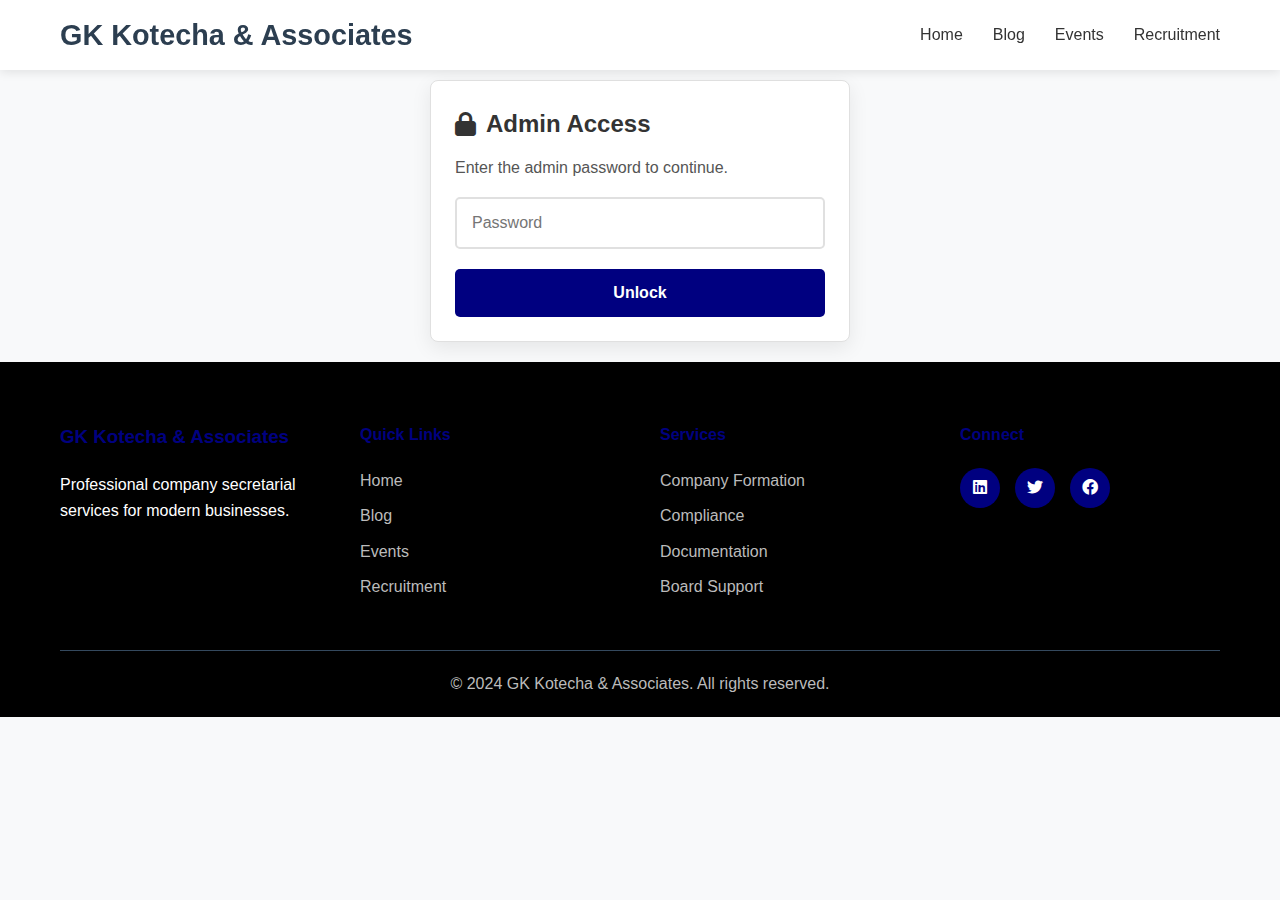
<file: admin.html>
<!DOCTYPE html>
<html lang="en">
<head>
    <meta charset="UTF-8">
    <meta name="viewport" content="width=device-width, initial-scale=1.0">
    <title>Admin Panel - GK Kotecha & Associates</title>
    <link rel="stylesheet" href="styles.css">
    <link href="https://cdnjs.cloudflare.com/ajax/libs/font-awesome/6.0.0/css/all.min.css" rel="stylesheet">
</head>
<body>
    <!-- Navigation -->
    <nav class="navbar">
        <div class="nav-container">
            <div class="nav-logo">
                <h2>GK Kotecha & Associates</h2>
            </div>
            <div class="nav-menu" id="nav-menu">
                <a href="index.html" class="nav-link">Home</a>
                <a href="blog.html" class="nav-link">Blog</a>
                <a href="events.html" class="nav-link">Events</a>
                <a href="recruitment.html" class="nav-link">Recruitment</a>
            </div>
            <div class="hamburger" id="hamburger">
                <span class="bar"></span>
                <span class="bar"></span>
                <span class="bar"></span>
            </div>
        </div>
    </nav>

    <!-- Admin Auth Overlay -->
    <div id="admin-auth" style="max-width:420px;margin:80px auto 20px auto;padding:24px;border:1px solid #e0e0e0;border-radius:8px;box-shadow:0 6px 20px rgba(0,0,0,0.08);background:#fff;">
        <h2 style="margin:0 0 12px 0;display:flex;align-items:center;gap:10px;"><i class="fas fa-lock"></i> Admin Access</h2>
        <p style="margin:0 0 16px 0;color:#555;">Enter the admin password to continue.</p>
        <form id="admin-auth-form" class="admin-form">
            <input type="password" id="admin-password" placeholder="Password" autocomplete="current-password" required>
            <button type="submit" class="btn btn-primary" style="width:100%">Unlock</button>
        </form>
        <div id="admin-auth-error" style="display:none;color:#e74c3c;margin-top:10px;">Incorrect password. Please try again.</div>
    </div>

    <!-- Admin Panel -->
    <div class="admin-container" id="admin-container" style="display:none;">
        <div class="admin-header">
            <h1><i class="fas fa-cogs"></i> Admin Panel</h1>
            <p>Manage your website content, events, and recruitment</p>
        </div>

        <!-- Admin Navigation -->
        <div class="admin-nav">
            <button class="admin-nav-btn active" data-section="blog">
                <i class="fas fa-blog"></i> Blog Posts
            </button>
            <button class="admin-nav-btn" data-section="events">
                <i class="fas fa-calendar-alt"></i> Events
            </button>
            <button class="admin-nav-btn" data-section="jobs">
                <i class="fas fa-briefcase"></i> Job Listings
            </button>
            <button class="admin-nav-btn" data-section="applications">
                <i class="fas fa-file-alt"></i> Applications
            </button>
            <button class="admin-nav-btn" data-section="contacts">
                <i class="fas fa-envelope"></i> Contact Messages
            </button>
            <button class="admin-nav-btn" data-section="newsletter">
                <i class="fas fa-newspaper"></i> Newsletter
            </button>
        </div>

        <!-- Admin Content -->
        <div id="admin-content">
            <!-- Content will be loaded here dynamically -->
        </div>

        <!-- Dashboard Stats -->
        <div class="admin-stats">
            <div class="stat-card">
                <div class="stat-icon">
                    <i class="fas fa-blog"></i>
                </div>
                <div class="stat-content">
                    <h3 id="total-blog-posts">0</h3>
                    <p>Blog Posts</p>
                </div>
            </div>
            <div class="stat-card">
                <div class="stat-icon">
                    <i class="fas fa-calendar-alt"></i>
                </div>
                <div class="stat-content">
                    <h3 id="total-events">0</h3>
                    <p>Events</p>
                </div>
            </div>
            <div class="stat-card">
                <div class="stat-icon">
                    <i class="fas fa-briefcase"></i>
                </div>
                <div class="stat-content">
                    <h3 id="total-jobs">0</h3>
                    <p>Job Listings</p>
                </div>
            </div>
            <div class="stat-card">
                <div class="stat-icon">
                    <i class="fas fa-file-alt"></i>
                </div>
                <div class="stat-content">
                    <h3 id="total-applications">0</h3>
                    <p>Applications</p>
                </div>
            </div>
            <div class="stat-card">
                <div class="stat-icon">
                    <i class="fas fa-envelope"></i>
                </div>
                <div class="stat-content">
                    <h3 id="total-contacts">0</h3>
                    <p>Contact Messages</p>
                </div>
            </div>
            <div class="stat-card">
                <div class="stat-icon">
                    <i class="fas fa-users"></i>
                </div>
                <div class="stat-content">
                    <h3 id="total-newsletter">0</h3>
                    <p>Newsletter Subscribers</p>
                </div>
            </div>
        </div>
    </div>

    <!-- Footer -->
    <footer class="footer">
        <div class="container">
            <div class="footer-content">
                <div class="footer-section">
                    <h3>GK Kotecha & Associates</h3>
                    <p>Professional company secretarial services for modern businesses.</p>
                </div>
                <div class="footer-section">
                    <h4>Quick Links</h4>
                    <ul>
                        <li><a href="index.html">Home</a></li>
                        <li><a href="blog.html">Blog</a></li>
                        <li><a href="events.html">Events</a></li>
                        <li><a href="recruitment.html">Recruitment</a></li>
                    </ul>
                </div>
                <div class="footer-section">
                    <h4>Services</h4>
                    <ul>
                        <li><a href="index.html#services">Company Formation</a></li>
                        <li><a href="index.html#services">Compliance</a></li>
                        <li><a href="index.html#services">Documentation</a></li>
                        <li><a href="index.html#services">Board Support</a></li>
                    </ul>
                </div>
                <div class="footer-section">
                    <h4>Connect</h4>
                    <div class="social-links">
                        <a href="#"><i class="fab fa-linkedin"></i></a>
                        <a href="#"><i class="fab fa-twitter"></i></a>
                        <a href="#"><i class="fab fa-facebook"></i></a>
                    </div>
                </div>
            </div>
            <div class="footer-bottom">
                <p>&copy; 2024 GK Kotecha & Associates. All rights reserved.</p>
            </div>
        </div>
    </footer>

    <script src="script.js"></script>
</body>
</html>
</file>
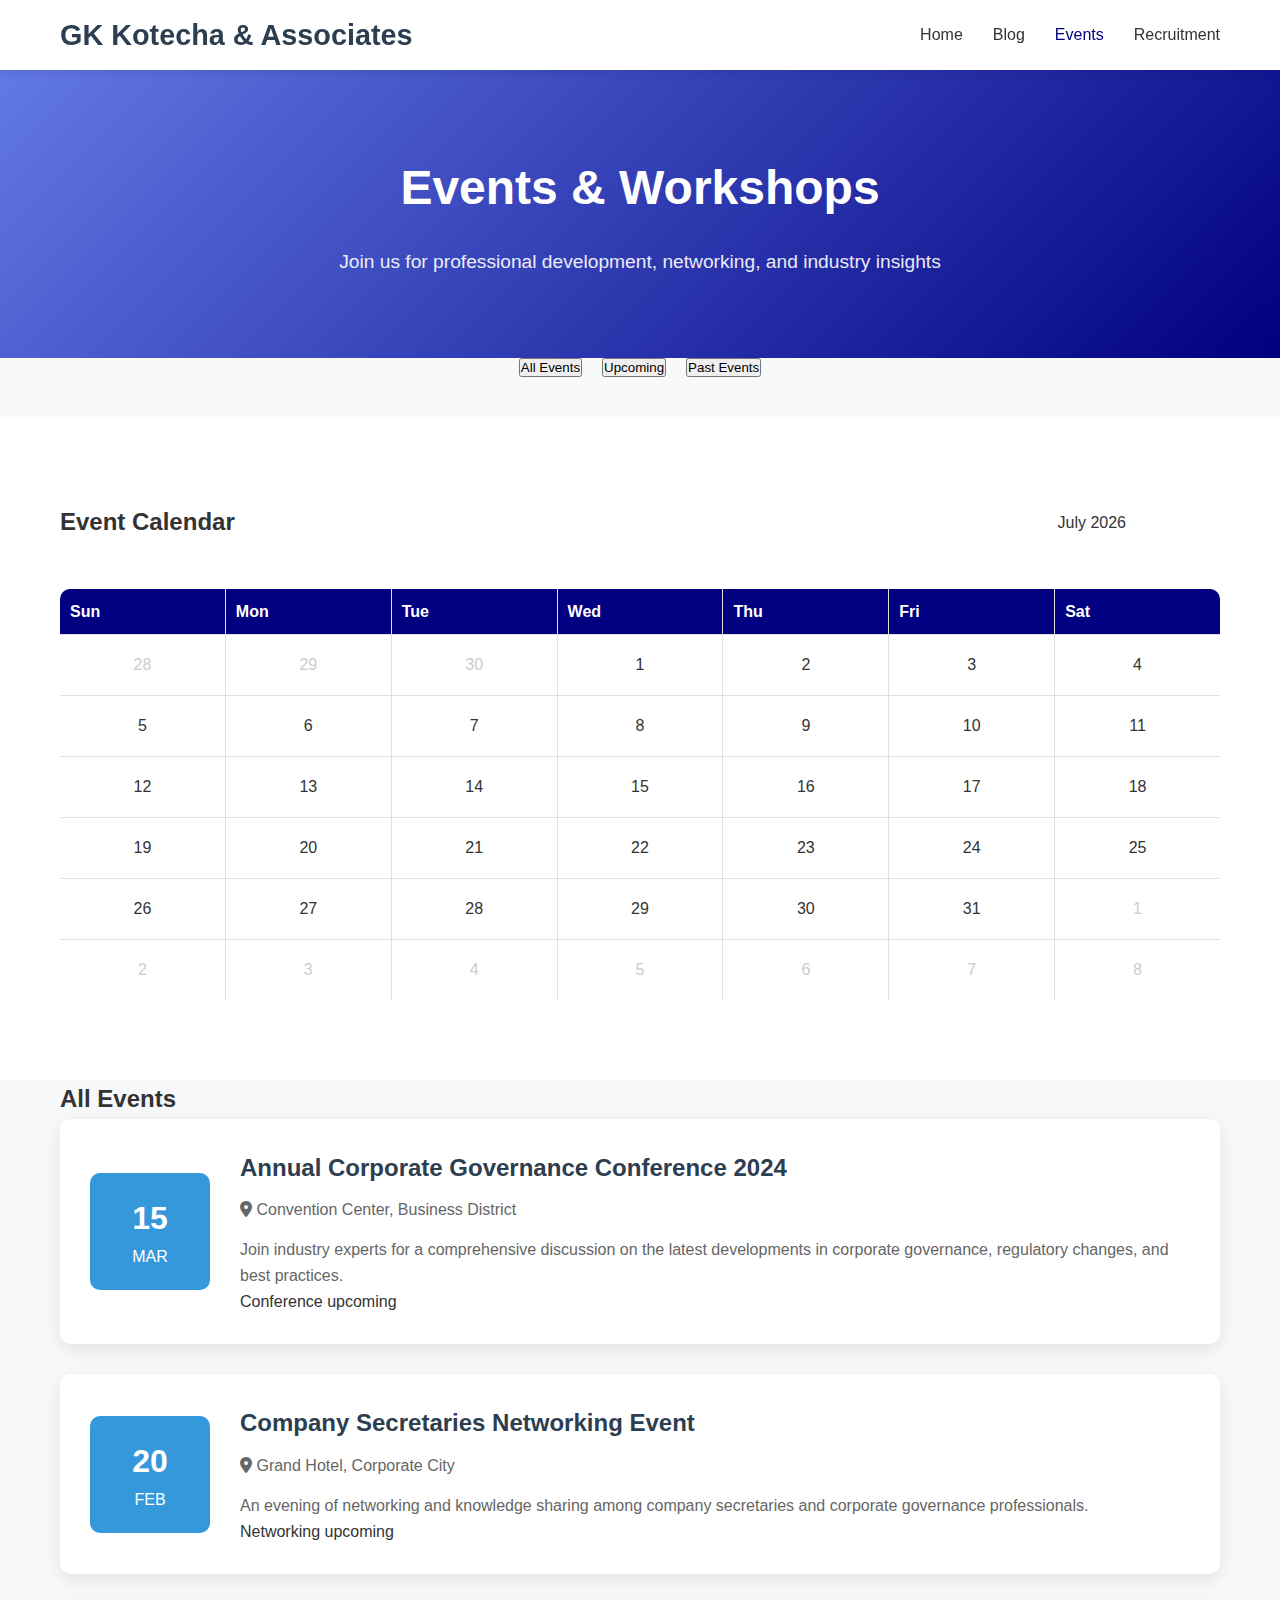
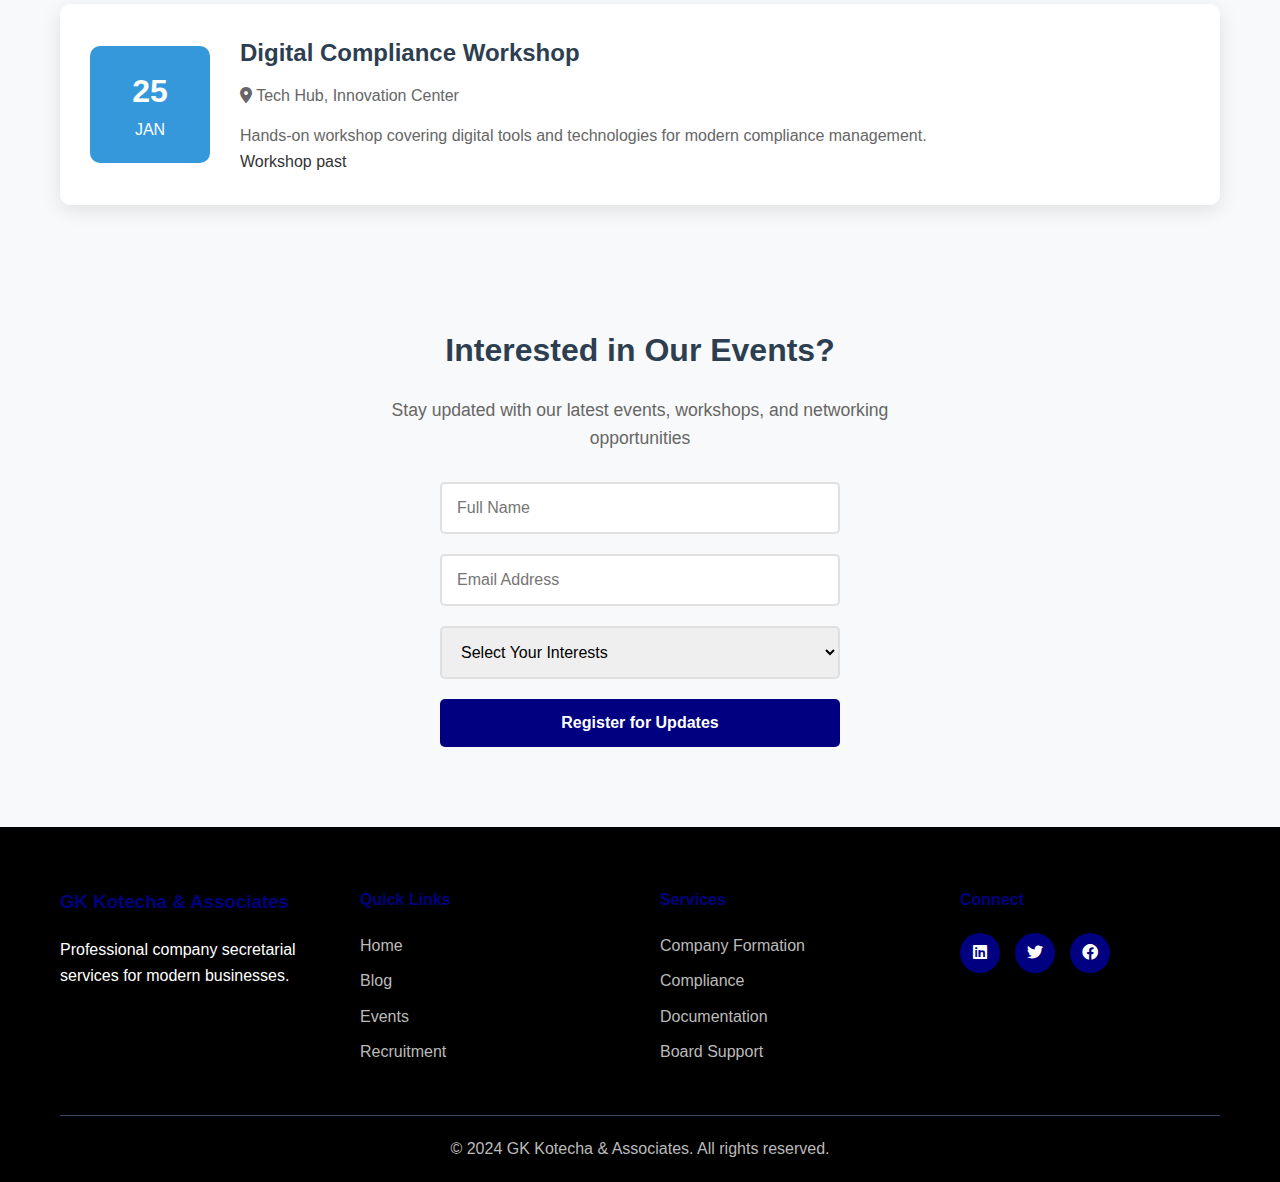
<file: events.html>
<!DOCTYPE html>
<html lang="en">
<head>
    <meta charset="UTF-8">
    <meta name="viewport" content="width=device-width, initial-scale=1.0">
    <title>Events - GK Kotecha & Associates</title>
    <link rel="stylesheet" href="styles.css">
    <link href="https://cdnjs.cloudflare.com/ajax/libs/font-awesome/6.0.0/css/all.min.css" rel="stylesheet">
</head>
<body>
    <!-- Navigation -->
    <nav class="navbar">
        <div class="nav-container">
            <div class="nav-logo">
                <h2>GK Kotecha & Associates</h2>
            </div>
            <div class="nav-menu" id="nav-menu">
                <a href="index.html" class="nav-link">Home</a>
                <a href="blog.html" class="nav-link">Blog</a>
                <a href="events.html" class="nav-link active">Events</a>
                <a href="recruitment.html" class="nav-link">Recruitment</a>
            </div>
            <div class="hamburger" id="hamburger">
                <span class="bar"></span>
                <span class="bar"></span>
                <span class="bar"></span>
            </div>
        </div>
    </nav>

    <!-- Page Header -->
    <section class="page-header">
        <div class="container">
            <h1>Events & Workshops</h1>
            <p>Join us for professional development, networking, and industry insights</p>
        </div>
    </section>

    <!-- Event Filters -->
    <section class="event-filters-section">
        <div class="container">
            <div class="blog-filters">
                <button class="event-filter-btn active" data-filter="all">All Events</button>
                <button class="event-filter-btn" data-filter="upcoming">Upcoming</button>
                <button class="event-filter-btn" data-filter="past">Past Events</button>
            </div>
        </div>
    </section>

    <!-- Events Calendar View -->
    <section class="events-calendar-section">
        <div class="container">
            <div class="calendar-header">
                <h2>Event Calendar</h2>
                <div class="calendar-navigation">
                    <button id="prev-month" class="btn btn-secondary">
                        <i class="fas fa-chevron-left"></i>
                    </button>
                    <span id="current-month"></span>
                    <button id="next-month" class="btn btn-secondary">
                        <i class="fas fa-chevron-right"></i>
                    </button>
                </div>
            </div>
            <div class="calendar-grid" id="calendar-grid">
                <!-- Calendar will be generated here -->
            </div>
        </div>
    </section>

    <!-- Events List -->
    <section class="events-list-section">
        <div class="container">
            <h2>All Events</h2>
            <div class="events-container" id="events-container">
                <!-- Events will be loaded here dynamically -->
            </div>
        </div>
    </section>

    <!-- Event Registration -->
    <section class="event-registration">
        <div class="container">
            <div class="registration-content">
                <h3>Interested in Our Events?</h3>
                <p>Stay updated with our latest events, workshops, and networking opportunities</p>
                <form class="event-registration-form" id="event-registration-form">
                    <input type="text" name="name" placeholder="Full Name" required>
                    <input type="email" name="email" placeholder="Email Address" required>
                    <select name="interests" required>
                        <option value="">Select Your Interests</option>
                        <option value="conferences">Conferences</option>
                        <option value="workshops">Workshops</option>
                        <option value="networking">Networking Events</option>
                        <option value="seminars">Seminars</option>
                        <option value="all">All Events</option>
                    </select>
                    <button type="submit" class="btn btn-primary">Register for Updates</button>
                </form>
            </div>
        </div>
    </section>

    <!-- Footer -->
    <footer class="footer">
        <div class="container">
            <div class="footer-content">
                <div class="footer-section">
                    <h3>GK Kotecha & Associates</h3>
                    <p>Professional company secretarial services for modern businesses.</p>
                </div>
                <div class="footer-section">
                    <h4>Quick Links</h4>
                    <ul>
                        <li><a href="index.html">Home</a></li>
                        <li><a href="blog.html">Blog</a></li>
                        <li><a href="events.html">Events</a></li>
                        <li><a href="recruitment.html">Recruitment</a></li>
                    </ul>
                </div>
                <div class="footer-section">
                    <h4>Services</h4>
                    <ul>
                        <li><a href="index.html#services">Company Formation</a></li>
                        <li><a href="index.html#services">Compliance</a></li>
                        <li><a href="index.html#services">Documentation</a></li>
                        <li><a href="index.html#services">Board Support</a></li>
                    </ul>
                </div>
                <div class="footer-section">
                    <h4>Connect</h4>
                    <div class="social-links">
                        <a href="#"><i class="fab fa-linkedin"></i></a>
                        <a href="#"><i class="fab fa-twitter"></i></a>
                        <a href="#"><i class="fab fa-facebook"></i></a>
                    </div>
                </div>
            </div>
            <div class="footer-bottom">
                <p>&copy; 2024 GK Kotecha & Associates. All rights reserved.</p>
            </div>
        </div>
    </footer>

    <script src="script.js"></script>
</body>
</html>
</file>
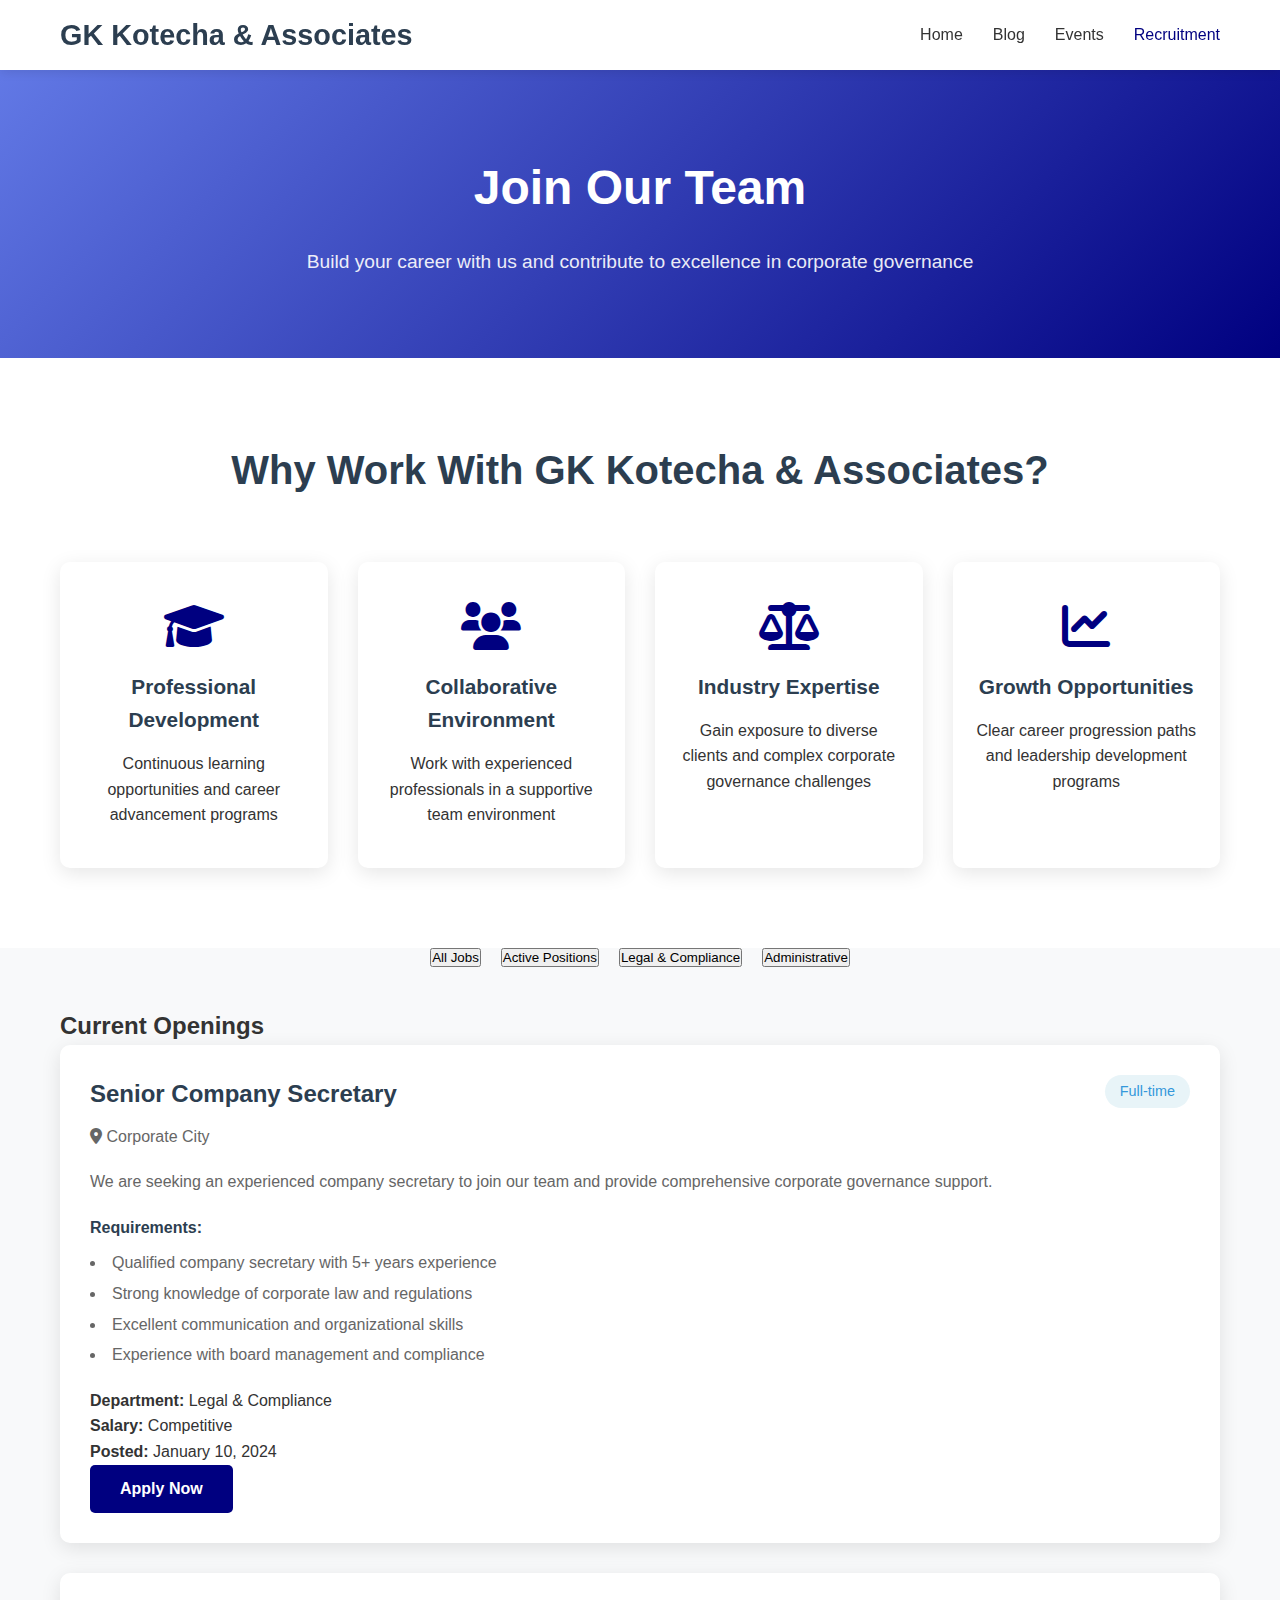
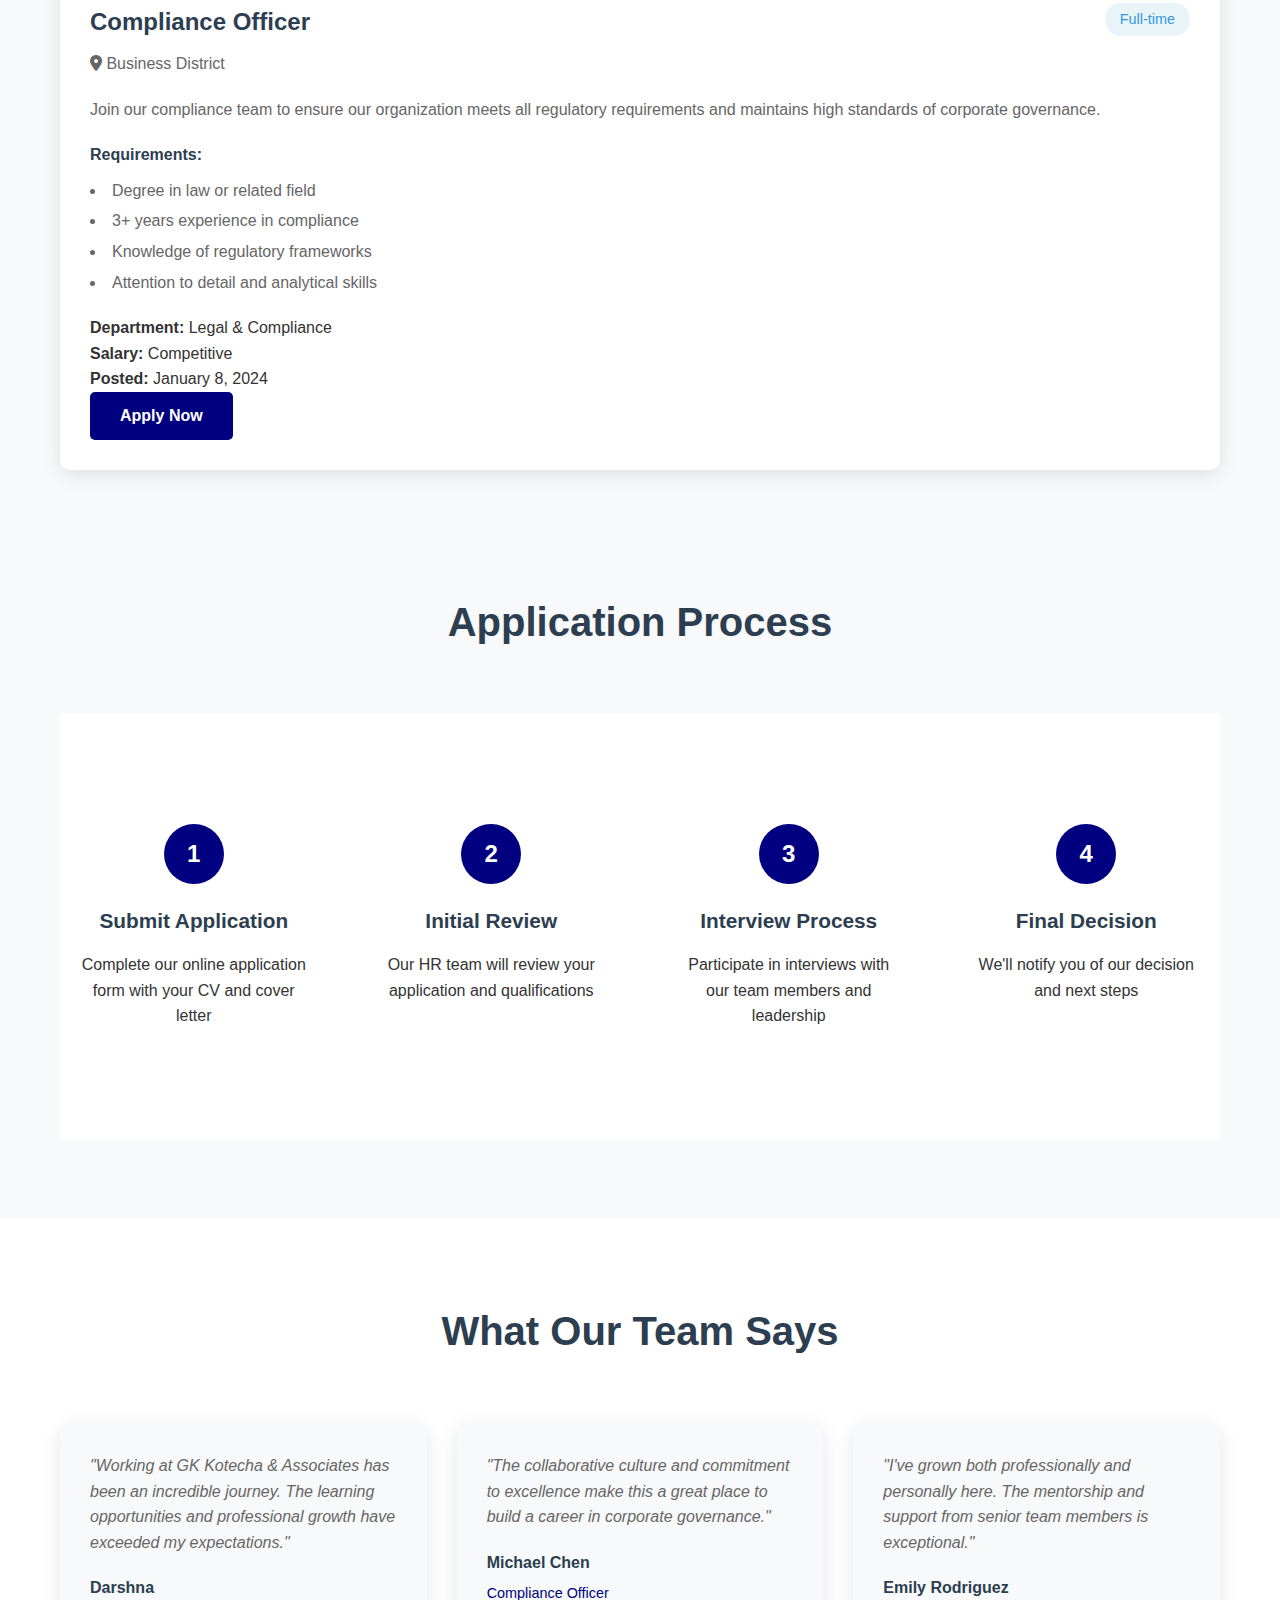
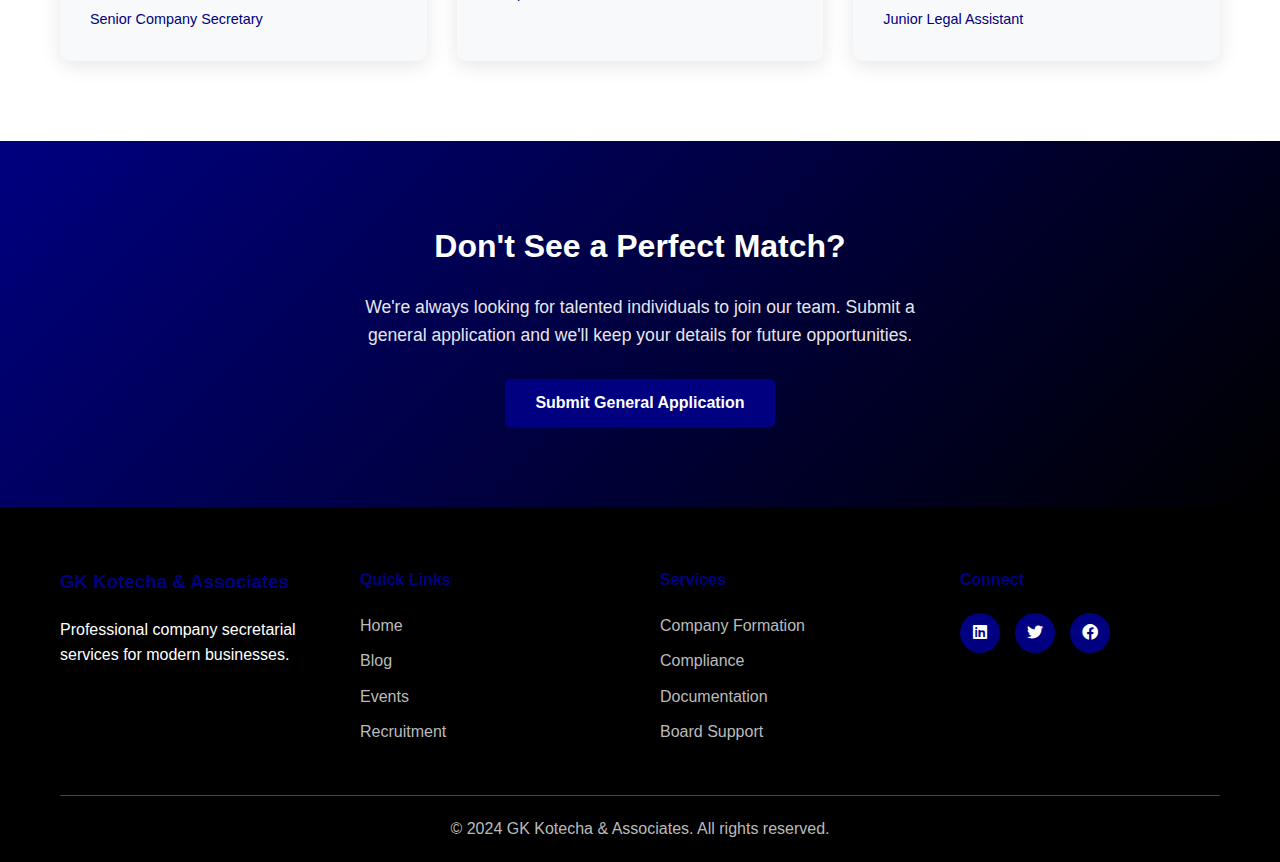
<file: recruitment.html>
<!DOCTYPE html>
<html lang="en">
<head>
    <meta charset="UTF-8">
    <meta name="viewport" content="width=device-width, initial-scale=1.0">
    <title>Recruitment - GK Kotecha & Associates</title>
    <link rel="stylesheet" href="styles.css">
    <link href="https://cdnjs.cloudflare.com/ajax/libs/font-awesome/6.0.0/css/all.min.css" rel="stylesheet">
</head>
<body>
    <!-- Navigation -->
    <nav class="navbar">
        <div class="nav-container">
            <div class="nav-logo">
                <h2>GK Kotecha & Associates</h2>
            </div>
            <div class="nav-menu" id="nav-menu">
                <a href="index.html" class="nav-link">Home</a>
                <a href="blog.html" class="nav-link">Blog</a>
                <a href="events.html" class="nav-link">Events</a>
                <a href="recruitment.html" class="nav-link active">Recruitment</a>
            </div>
            <div class="hamburger" id="hamburger">
                <span class="bar"></span>
                <span class="bar"></span>
                <span class="bar"></span>
            </div>
        </div>
    </nav>

    <!-- Page Header -->
    <section class="page-header">
        <div class="container">
            <h1>Join Our Team</h1>
            <p>Build your career with us and contribute to excellence in corporate governance</p>
        </div>
    </section>

    <!-- Why Work With Us -->
    <section class="why-work-with-us">
        <div class="container">
            <h2>Why Work With GK Kotecha & Associates?</h2>
            <div class="benefits-grid">
                <div class="benefit-card">
                    <i class="fas fa-graduation-cap"></i>
                    <h3>Professional Development</h3>
                    <p>Continuous learning opportunities and career advancement programs</p>
                </div>
                <div class="benefit-card">
                    <i class="fas fa-users"></i>
                    <h3>Collaborative Environment</h3>
                    <p>Work with experienced professionals in a supportive team environment</p>
                </div>
                <div class="benefit-card">
                    <i class="fas fa-balance-scale"></i>
                    <h3>Industry Expertise</h3>
                    <p>Gain exposure to diverse clients and complex corporate governance challenges</p>
                </div>
                <div class="benefit-card">
                    <i class="fas fa-chart-line"></i>
                    <h3>Growth Opportunities</h3>
                    <p>Clear career progression paths and leadership development programs</p>
                </div>
            </div>
        </div>
    </section>

    <!-- Job Filters -->
    <section class="job-filters-section">
        <div class="container">
            <div class="blog-filters">
                <button class="job-filter-btn active" data-filter="all">All Jobs</button>
                <button class="job-filter-btn" data-filter="active">Active Positions</button>
                <button class="job-filter-btn" data-filter="legal">Legal & Compliance</button>
                <button class="job-filter-btn" data-filter="admin">Administrative</button>
            </div>
        </div>
    </section>

    <!-- Job Listings -->
    <section class="job-listings-section">
        <div class="container">
            <h2>Current Openings</h2>
            <div class="jobs-container" id="jobs-container">
                <!-- Jobs will be loaded here dynamically -->
            </div>
        </div>
    </section>

    <!-- Application Process -->
    <section class="application-process">
        <div class="container">
            <h2>Application Process</h2>
            <div class="process-steps">
                <div class="step">
                    <div class="step-number">1</div>
                    <h3>Submit Application</h3>
                    <p>Complete our online application form with your CV and cover letter</p>
                </div>
                <div class="step">
                    <div class="step-number">2</div>
                    <h3>Initial Review</h3>
                    <p>Our HR team will review your application and qualifications</p>
                </div>
                <div class="step">
                    <div class="step-number">3</div>
                    <h3>Interview Process</h3>
                    <p>Participate in interviews with our team members and leadership</p>
                </div>
                <div class="step">
                    <div class="step-number">4</div>
                    <h3>Final Decision</h3>
                    <p>We'll notify you of our decision and next steps</p>
                </div>
            </div>
        </div>
    </section>

    <!-- Employee Testimonials -->
    <section class="testimonials">
        <div class="container">
            <h2>What Our Team Says</h2>
            <div class="testimonials-grid">
                <div class="testimonial-card">
                    <div class="testimonial-content">
                        <p>"Working at GK Kotecha & Associates has been an incredible journey. The learning opportunities and professional growth have exceeded my expectations."</p>
                    </div>
                    <div class="testimonial-author">
                        <strong>Darshna</strong>
                        <span>Senior Company Secretary</span>
                    </div>
                </div>
                <div class="testimonial-card">
                    <div class="testimonial-content">
                        <p>"The collaborative culture and commitment to excellence make this a great place to build a career in corporate governance."</p>
                    </div>
                    <div class="testimonial-author">
                        <strong>Michael Chen</strong>
                        <span>Compliance Officer</span>
                    </div>
                </div>
                <div class="testimonial-card">
                    <div class="testimonial-content">
                        <p>"I've grown both professionally and personally here. The mentorship and support from senior team members is exceptional."</p>
                    </div>
                    <div class="testimonial-author">
                        <strong>Emily Rodriguez</strong>
                        <span>Junior Legal Assistant</span>
                    </div>
                </div>
            </div>
        </div>
    </section>

    <!-- General Application -->
    <section class="general-application">
        <div class="container">
            <div class="general-application-content">
                <h3>Don't See a Perfect Match?</h3>
                <p>We're always looking for talented individuals to join our team. Submit a general application and we'll keep your details for future opportunities.</p>
                <button class="btn btn-primary" onclick="openGeneralApplication()">Submit General Application</button>
            </div>
        </div>
    </section>

    <!-- Footer -->
    <footer class="footer">
        <div class="container">
            <div class="footer-content">
                <div class="footer-section">
                    <h3>GK Kotecha & Associates</h3>
                    <p>Professional company secretarial services for modern businesses.</p>
                </div>
                <div class="footer-section">
                    <h4>Quick Links</h4>
                    <ul>
                        <li><a href="index.html">Home</a></li>
                        <li><a href="blog.html">Blog</a></li>
                        <li><a href="events.html">Events</a></li>
                        <li><a href="recruitment.html">Recruitment</a></li>
                    </ul>
                </div>
                <div class="footer-section">
                    <h4>Services</h4>
                    <ul>
                        <li><a href="index.html#services">Company Formation</a></li>
                        <li><a href="index.html#services">Compliance</a></li>
                        <li><a href="index.html#services">Documentation</a></li>
                        <li><a href="index.html#services">Board Support</a></li>
                    </ul>
                </div>
                <div class="footer-section">
                    <h4>Connect</h4>
                    <div class="social-links">
                        <a href="#"><i class="fab fa-linkedin"></i></a>
                        <a href="#"><i class="fab fa-twitter"></i></a>
                        <a href="#"><i class="fab fa-facebook"></i></a>
                    </div>
                </div>
            </div>
            <div class="footer-bottom">
                <p>&copy; 2024 GK Kotecha & Associates. All rights reserved.</p>
            </div>
        </div>
    </footer>

    <script src="script.js"></script>
</body>
</html>
</file>
<file: styles.css>
/* Reset and Base Styles */
* {
    margin: 0;
    padding: 0;
    box-sizing: border-box;
}

body {
    font-family: 'Segoe UI', Tahoma, Geneva, Verdana, sans-serif;
    line-height: 1.6;
    color: #333;
    background-color: #f8f9fa;
}

.container {
    max-width: 1200px;
    margin: 0 auto;
    padding: 0 20px;
}

/* Navigation */
.navbar {
    background: #fff;
    box-shadow: 0 2px 10px rgba(0,0,0,0.1);
    position: fixed;
    width: 100%;
    top: 0;
    z-index: 1000;
}

.nav-container {
    max-width: 1200px;
    margin: 0 auto;
    padding: 0 20px;
    display: flex;
    justify-content: space-between;
    align-items: center;
    height: 70px;
}

.nav-logo h2 {
    color: #2c3e50;
    font-size: 1.8rem;
}

.nav-menu {
    display: flex;
    gap: 30px;
}

.nav-link {
    text-decoration: none;
    color: #333;
    font-weight: 500;
    transition: color 0.3s ease;
    padding: 10px 0;
}

.nav-link:hover,
.nav-link.active {
    color: #000080;
}

.admin-link {
    background: #e74c3c;
    color: white !important;
    padding: 8px 16px;
    border-radius: 5px;
    transition: background 0.3s ease;
}

.admin-link:hover {
    background: #c0392b;
}

.hamburger {
    display: none;
    flex-direction: column;
    cursor: pointer;
}

.bar {
    width: 25px;
    height: 3px;
    background: #333;
    margin: 3px 0;
    transition: 0.3s;
}

/* Hero Section */
.hero {
    background: linear-gradient(135deg, #000080 0%, #000000 100%);
    color: white;
    padding: 150px 0 100px;
    text-align: center;
}

.hero-content h1 {
    font-size: 3.5rem;
    margin-bottom: 20px;
    font-weight: 700;
}

.hero-content p {
    font-size: 1.3rem;
    margin-bottom: 40px;
    opacity: 0.9;
}

.hero-buttons {
    display: flex;
    gap: 20px;
    justify-content: center;
    flex-wrap: wrap;
}

/* Buttons */
.btn {
    display: inline-block;
    padding: 15px 30px;
    text-decoration: none;
    border-radius: 5px;
    font-weight: 600;
    transition: all 0.3s ease;
    border: none;
    cursor: pointer;
    font-size: 1rem;
}

.btn-primary {
    background: #000080;
    color: white;
}

.btn-primary:hover {
    background: #000000;
    transform: translateY(-2px);
}

.btn-secondary {
    background: transparent;
    color: white;
    border: 2px solid white;
}

.btn-secondary:hover {
    background: white;
    color: #000080;
}

/* Services Section */
.services {
    padding: 100px 0;
    background: white;
}

.services h2 {
    text-align: center;
    font-size: 2.5rem;
    margin-bottom: 60px;
    color: #2c3e50;
}

.services-grid {
    display: grid;
    grid-template-columns: repeat(auto-fit, minmax(280px, 1fr));
    gap: 30px;
}

.service-card {
    text-align: center;
    padding: 40px 20px;
    border-radius: 10px;
    box-shadow: 0 5px 20px rgba(0,0,0,0.1);
    transition: transform 0.3s ease;
    text-decoration: none;
    color: inherit;
    display: block;
}

.service-card:hover {
    transform: translateY(-10px);
}

.service-card i {
    font-size: 3rem;
    color: #000080;
    margin-bottom: 20px;
}

.service-card h3 {
    font-size: 1.5rem;
    margin-bottom: 15px;
    color: #000000;
}

/* Meet Our Team Section */
.meet-team {
    padding: 100px 0;
    background: white;
}

.meet-team h2 {
    text-align: center;
    font-size: 2.5rem;
    margin-bottom: 60px;
    color: #000000;
}

.team-grid{
    display: flex;
    flex-wrap: wrap;
    justify-content: center;
    gap: 40px;
}

.team-member {
    flex-basis: 300px;
    text-align: center;
    padding: 30px;
    border-radius: 10px;
    box-shadow: 0 5px 20px rgba(0,0,0,0.1);
    transition: transform 0.3s ease;
    background: white;
}

.team-member:hover {
    transform: translateY(-10px);
}

.team-image {
    margin-bottom: 20px;
}

.team-image img {
    width: 150px;
    height: 150px;
    border-radius: 50%;
    object-fit: cover;
    border: 4px solid #000080;
}

.team-info h3 {
    font-size: 1.5rem;
    margin-bottom: 10px;
    color: #000000;
}

.team-role {
    color: #000080;
    font-weight: 600;
    margin-bottom: 15px;
}

.team-description {
    color: #666;
    line-height: 1.6;
    margin-bottom: 20px;
}

.team-social {
    display: flex;
    justify-content: center;
    gap: 15px;
}

.team-social a {
    display: inline-block;
    width: 35px;
    height: 35px;
    background: #000080;
    color: white;
    text-align: center;
    line-height: 35px;
    border-radius: 50%;
    transition: background 0.3s ease;
}

.team-social a:hover {
    background: #000000;
}

/* About Section */
.about {
    padding: 100px 0;
    background: #f8f9fa;
}

.about-content {
    display: grid;
    grid-template-columns: 1fr 1fr;
    gap: 60px;
    align-items: center;
}

.about-text h2 {
    font-size: 2.5rem;
    margin-bottom: 30px;
    color: #2c3e50;
}

.about-text p {
    font-size: 1.1rem;
    margin-bottom: 40px;
    line-height: 1.8;
}

.stats {
    display: flex;
    gap: 40px;
}

.stat {
    text-align: center;
}

.stat h3 {
    font-size: 2.5rem;
    color: #000080;
    margin-bottom: 10px;
}

.stat p {
    color: #666;
    font-weight: 500;
}

.about-image img {
    width: 100%;
    border-radius: 10px;
    box-shadow: 0 10px 30px rgba(0,0,0,0.1);
}

/* Latest Blog Section */
.latest-blog {
    padding: 100px 0;
    background: white;
}

.latest-blog h2 {
    text-align: center;
    font-size: 2.5rem;
    margin-bottom: 60px;
    color: #2c3e50;
}

.blog-preview {
    display: grid;
    grid-template-columns: repeat(auto-fit, minmax(350px, 1fr));
    gap: 30px;
    margin-bottom: 40px;
}

.blog-card {
    background: white;
    border-radius: 10px;
    box-shadow: 0 5px 20px rgba(0,0,0,0.1);
    overflow: hidden;
    transition: transform 0.3s ease;
}

.blog-card:hover {
    transform: translateY(-5px);
}

.blog-card img {
    width: 100%;
    height: 200px;
    object-fit: cover;
}

.blog-card-content {
    padding: 25px;
}

.blog-card h3 {
    font-size: 1.3rem;
    margin-bottom: 15px;
    color: #2c3e50;
}

.blog-card p {
    color: #666;
    margin-bottom: 15px;
    line-height: 1.6;
}

.blog-meta {
    display: flex;
    justify-content: space-between;
    align-items: center;
    font-size: 0.9rem;
    color: #999;
}

/* Contact Section */
.contact {
    padding: 100px 0;
    background: #f8f9fa;
}

.contact h2 {
    text-align: center;
    font-size: 2.5rem;
    margin-bottom: 60px;
    color: #2c3e50;
}

.contact-content {
    display: grid;
    grid-template-columns: 1fr 1fr;
    gap: 60px;
}

.contact-info {
    display: flex;
    flex-direction: column;
    gap: 30px;
}

.contact-item {
    display: flex;
    align-items: flex-start;
    gap: 20px;
}

.contact-item i {
    font-size: 1.5rem;
    color: #000080;
    margin-top: 5px;
}

.contact-item h4 {
    font-size: 1.2rem;
    margin-bottom: 10px;
    color: #2c3e50;
}

.contact-form {
    display: flex;
    flex-direction: column;
    gap: 20px;
}

.contact-form input,
.contact-form textarea {
    padding: 15px;
    border: 2px solid #e0e0e0;
    border-radius: 5px;
    font-size: 1rem;
    transition: border-color 0.3s ease;
}

.contact-form input:focus,
.contact-form textarea:focus {
    outline: none;
    border-color: #000080;
}

/* Footer */
.footer {
    background: #000000;
    color: white;
    padding: 60px 0 20px;
}

.footer-content {
    display: grid;
    grid-template-columns: repeat(auto-fit, minmax(250px, 1fr));
    gap: 40px;
    margin-bottom: 40px;
}

.footer-section h3,
.footer-section h4 {
    margin-bottom: 20px;
    color: #000080;
}

.footer-section ul {
    list-style: none;
}

.footer-section ul li {
    margin-bottom: 10px;
}

.footer-section ul li a {
    color: #bbb;
    text-decoration: none;
    transition: color 0.3s ease;
}

.footer-section ul li a:hover {
    color: #000080;
}

.social-links {
    display: flex;
    gap: 15px;
}

.social-links a {
    display: inline-block;
    width: 40px;
    height: 40px;
    background: #000080;
    color: white;
    text-align: center;
    line-height: 40px;
    border-radius: 50%;
    transition: background 0.3s ease;
}

.social-links a:hover {
    background: #000000;
}

.footer-bottom {
    text-align: center;
    padding-top: 20px;
    border-top: 1px solid #34495e;
    color: #bbb;
}

/* Page-specific styles */
.page-header {
    background: linear-gradient(135deg, #667eea 0%, #000080 100%);
    color: white;
    padding: 150px 0 80px;
    text-align: center;
}

.page-header h1 {
    font-size: 3rem;
    margin-bottom: 20px;
}

.page-header p {
    font-size: 1.2rem;
    opacity: 0.9;
}

/* Blog Page Styles */
.blog-filters {
    display: flex;
    justify-content: center;
    gap: 20px;
    margin-bottom: 40px;
    flex-wrap: wrap;
}

.filter-btn {
    padding: 10px 20px;
    background: #f8f9fa;
    border: 2px solid #e0e0e0;
    border-radius: 25px;
    cursor: pointer;
    transition: all 0.3s ease;
}

.filter-btn.active,
.filter-btn:hover {
    background: #3498db;
    color: white;
    border-color: #3498db;
}

/* Events Page Styles */
.events-container {
    display: grid;
    gap: 30px;
    margin-bottom: 40px;
}

.event-card {
    background: white;
    border-radius: 10px;
    box-shadow: 0 5px 20px rgba(0,0,0,0.1);
    padding: 30px;
    display: grid;
    grid-template-columns: auto 1fr;
    gap: 30px;
    align-items: center;
}

.event-date {
    text-align: center;
    background: #3498db;
    color: white;
    padding: 20px;
    border-radius: 10px;
    min-width: 120px;
}

.event-date .day {
    font-size: 2rem;
    font-weight: bold;
    display: block;
}

.event-date .month {
    font-size: 1rem;
    text-transform: uppercase;
}

.event-details h3 {
    font-size: 1.5rem;
    margin-bottom: 10px;
    color: #2c3e50;
}

.event-details .location {
    color: #666;
    margin-bottom: 15px;
}

.event-details .description {
    color: #666;
    line-height: 1.6;
}

/* Recruitment Page Styles */
.jobs-container {
    display: grid;
    gap: 30px;
    margin-bottom: 40px;
}

.job-card {
    background: white;
    border-radius: 10px;
    box-shadow: 0 5px 20px rgba(0,0,0,0.1);
    padding: 30px;
    transition: transform 0.3s ease;
}

.job-card:hover {
    transform: translateY(-5px);
}

.job-header {
    display: flex;
    justify-content: space-between;
    align-items: flex-start;
    margin-bottom: 20px;
}

.job-title {
    font-size: 1.5rem;
    color: #2c3e50;
    margin-bottom: 10px;
}

.job-location {
    color: #666;
    font-size: 1rem;
}

.job-type {
    background: #e8f4f8;
    color: #3498db;
    padding: 5px 15px;
    border-radius: 20px;
    font-size: 0.9rem;
    font-weight: 500;
}

.job-description {
    color: #666;
    line-height: 1.6;
    margin-bottom: 20px;
}

.job-requirements {
    margin-bottom: 20px;
}

.job-requirements h4 {
    color: #2c3e50;
    margin-bottom: 10px;
}

.job-requirements ul {
    list-style-position: inside;
    color: #666;
}

.job-requirements li {
    margin-bottom: 5px;
}

/* Admin Panel Styles */
.admin-container {
    max-width: 1000px;
    margin: 0 auto;
    padding: 100px 20px 50px;
}

.admin-header {
    background: white;
    padding: 30px;
    border-radius: 10px;
    box-shadow: 0 5px 20px rgba(0,0,0,0.1);
    margin-bottom: 30px;
}

.admin-nav {
    display: flex;
    gap: 20px;
    margin-bottom: 30px;
}

.admin-nav button {
    padding: 10px 20px;
    background: #f8f9fa;
    border: 2px solid #e0e0e0;
    border-radius: 5px;
    cursor: pointer;
    transition: all 0.3s ease;
}

.admin-nav button.active {
    background: #3498db;
    color: white;
    border-color: #3498db;
}

.admin-section {
    background: white;
    padding: 30px;
    border-radius: 10px;
    box-shadow: 0 5px 20px rgba(0,0,0,0.1);
    margin-bottom: 30px;
}

.admin-form {
    display: grid;
    gap: 20px;
}

.admin-form input,
.admin-form textarea,
.admin-form select {
    padding: 15px;
    border: 2px solid #e0e0e0;
    border-radius: 5px;
    font-size: 1rem;
}

.admin-form textarea {
    min-height: 150px;
}

.form-row {
    display: grid;
    grid-template-columns: 1fr 1fr;
    gap: 20px;
}

.admin-table {
    width: 100%;
    border-collapse: collapse;
    margin-top: 20px;
}

.admin-table th,
.admin-table td {
    padding: 15px;
    text-align: left;
    border-bottom: 1px solid #e0e0e0;
}

.admin-table th {
    background: #f8f9fa;
    font-weight: 600;
    color: #2c3e50;
}

.admin-actions {
    display: flex;
    gap: 10px;
}

.btn-edit {
    background: #f39c12;
    color: white;
    padding: 5px 10px;
    border: none;
    border-radius: 3px;
    cursor: pointer;
    font-size: 0.9rem;
}

.btn-delete {
    background: #e74c3c;
    color: white;
    padding: 5px 10px;
    border: none;
    border-radius: 3px;
    cursor: pointer;
    font-size: 0.9rem;
}

/* Modal Styles */
.modal {
    display: none;
    position: fixed;
    z-index: 2000;
    left: 0;
    top: 0;
    width: 100%;
    height: 100%;
    background-color: rgba(0,0,0,0.5);
}

.modal-content {
    background-color: white;
    margin: 5% auto;
    padding: 30px;
    border-radius: 10px;
    width: 90%;
    max-width: 600px;
    max-height: 80vh;
    overflow-y: auto;
}

.modal-header {
    display: flex;
    justify-content: space-between;
    align-items: center;
    margin-bottom: 20px;
}

.close {
    color: #aaa;
    font-size: 28px;
    font-weight: bold;
    cursor: pointer;
}

.close:hover {
    color: #000;
}

/* Additional Styles for New Sections */

/* Newsletter Section */
.newsletter {
    background: linear-gradient(135deg, #000080 0%, #000000 100%);
    color: white;
    padding: 80px 0;
}

.newsletter-content {
    text-align: center;
    max-width: 600px;
    margin: 0 auto;
}

.newsletter-content h3 {
    font-size: 2rem;
    margin-bottom: 20px;
}

.newsletter-content p {
    font-size: 1.1rem;
    margin-bottom: 30px;
    opacity: 0.9;
}

.newsletter-form {
    display: flex;
    gap: 15px;
    max-width: 400px;
    margin: 0 auto;
}

.newsletter-form input {
    flex: 1;
    padding: 15px;
    border: none;
    border-radius: 5px;
    font-size: 1rem;
}

/* Blog Filters Section */
.blog-filters-section {
    padding: 50px 0;
    background: #f8f9fa;
}

/* Events Calendar */
.events-calendar-section {
    padding: 80px 0;
    background: white;
}

.calendar-header {
    display: flex;
    justify-content: space-between;
    align-items: center;
    margin-bottom: 40px;
}

.calendar-navigation {
    display: flex;
    align-items: center;
    gap: 20px;
}

.calendar-grid {
    display: grid;
    grid-template-columns: repeat(7, 1fr);
    gap: 1px;
    background: #e0e0e0;
    border-radius: 10px;
    overflow: hidden;
}

.calendar-day {
    background: white;
    padding: 15px 10px;
    text-align: center;
    min-height: 60px;
    display: flex;
    flex-direction: column;
    justify-content: center;
    transition: background 0.3s ease;
}

.calendar-day:hover {
    background: #f8f9fa;
}

.calendar-day.has-event {
    background: #f0f0f0;
    color: #000080;
    font-weight: 600;
}

.calendar-day.other-month {
    color: #ccc;
}

.calendar-day-header {
    background: #000080;
    color: white;
    font-weight: 600;
    padding: 10px;
}

/* Event Registration */
.event-registration {
    background: #f8f9fa;
    padding: 80px 0;
}

.registration-content {
    text-align: center;
    max-width: 600px;
    margin: 0 auto;
}

.registration-content h3 {
    font-size: 2rem;
    margin-bottom: 20px;
    color: #2c3e50;
}

.registration-content p {
    font-size: 1.1rem;
    margin-bottom: 30px;
    color: #666;
}

.event-registration-form {
    display: grid;
    gap: 20px;
    max-width: 400px;
    margin: 0 auto;
}

.event-registration-form input,
.event-registration-form select {
    padding: 15px;
    border: 2px solid #e0e0e0;
    border-radius: 5px;
    font-size: 1rem;
}

/* Why Work With Us */
.why-work-with-us {
    padding: 80px 0;
    background: white;
}

.why-work-with-us h2 {
    text-align: center;
    font-size: 2.5rem;
    margin-bottom: 60px;
    color: #2c3e50;
}

.benefits-grid {
    display: grid;
    grid-template-columns: repeat(auto-fit, minmax(250px, 1fr));
    gap: 30px;
}

.benefit-card {
    text-align: center;
    padding: 40px 20px;
    border-radius: 10px;
    box-shadow: 0 5px 20px rgba(0,0,0,0.1);
    transition: transform 0.3s ease;
}

.benefit-card:hover {
    transform: translateY(-10px);
}

.benefit-card i {
    font-size: 3rem;
    color: #000080;
    margin-bottom: 20px;
}

.benefit-card h3 {
    font-size: 1.3rem;
    margin-bottom: 15px;
    color: #2c3e50;
}

/* Application Process */
.application-process {
    padding: 80px 0;
    background: #f8f9fa;
}

.application-process h2 {
    text-align: center;
    font-size: 2.5rem;
    margin-bottom: 60px;
    color: #2c3e50;
}

.process-steps {
    display: grid;
    grid-template-columns: repeat(auto-fit, minmax(250px, 1fr));
    gap: 30px;
}

.step {
    text-align: center;
    padding: 30px 20px;
}

.step-number {
    width: 60px;
    height: 60px;
    background: #000080;
    color: white;
    border-radius: 50%;
    display: flex;
    align-items: center;
    justify-content: center;
    font-size: 1.5rem;
    font-weight: bold;
    margin: 0 auto 20px;
}

.step h3 {
    font-size: 1.3rem;
    margin-bottom: 15px;
    color: #2c3e50;
}

/* Testimonials */
.testimonials {
    padding: 80px 0;
    background: white;
}

.testimonials h2 {
    text-align: center;
    font-size: 2.5rem;
    margin-bottom: 60px;
    color: #2c3e50;
}

.testimonials-grid {
    display: grid;
    grid-template-columns: repeat(auto-fit, minmax(300px, 1fr));
    gap: 30px;
}

.testimonial-card {
    background: #f8f9fa;
    padding: 30px;
    border-radius: 10px;
    box-shadow: 0 5px 20px rgba(0,0,0,0.1);
}

.testimonial-content {
    margin-bottom: 20px;
}

.testimonial-content p {
    font-style: italic;
    color: #666;
    line-height: 1.6;
}

.testimonial-author strong {
    color: #2c3e50;
    display: block;
    margin-bottom: 5px;
}

.testimonial-author span {
    color: #000080;
    font-size: 0.9rem;
}

/* General Application */
.general-application {
    padding: 80px 0;
    background: linear-gradient(135deg, #000080 0%, #000000 100%);
    color: white;
}

.general-application-content {
    text-align: center;
    max-width: 600px;
    margin: 0 auto;
}

.general-application-content h3 {
    font-size: 2rem;
    margin-bottom: 20px;
}

.general-application-content p {
    font-size: 1.1rem;
    margin-bottom: 30px;
    opacity: 0.9;
}

/* Admin Stats */
.admin-stats {
    display: grid;
    grid-template-columns: repeat(auto-fit, minmax(200px, 1fr));
    gap: 20px;
    margin-bottom: 30px;
}

.stat-card {
    background: white;
    padding: 20px;
    border-radius: 10px;
    box-shadow: 0 5px 20px rgba(0,0,0,0.1);
    display: flex;
    align-items: center;
    gap: 15px;
}

.stat-icon {
    width: 50px;
    height: 50px;
    background: #000080;
    color: white;
    border-radius: 50%;
    display: flex;
    align-items: center;
    justify-content: center;
    font-size: 1.2rem;
}

.stat-content h3 {
    font-size: 1.5rem;
    color: #2c3e50;
    margin-bottom: 5px;
}

.stat-content p {
    color: #666;
    font-size: 0.9rem;
}

/* Admin Navigation Buttons */
.admin-nav-btn {
    display: flex;
    align-items: center;
    gap: 10px;
    padding: 15px 20px;
    background: #f8f9fa;
    border: 2px solid #e0e0e0;
    border-radius: 5px;
    cursor: pointer;
    transition: all 0.3s ease;
    font-size: 1rem;
    width: 100%;
    text-align: left;
}

.admin-nav-btn.active {
    background: #000080;
    color: white;
    border-color: #000080;
}

.admin-nav-btn:hover {
    background: #f0f0f0;
    border-color: #000080;
}

.admin-nav-btn.active:hover {
    background: #000000;
}

/* Service Page Styles */

/* Service Overview */
.service-overview {
    padding: 80px 0;
    background: white;
}

.service-content {
    display: grid;
    grid-template-columns: 1fr 1fr;
    gap: 60px;
    align-items: center;
}

.service-text h2 {
    font-size: 2.5rem;
    margin-bottom: 30px;
    color: #000000;
}

.service-text p {
    font-size: 1.1rem;
    margin-bottom: 30px;
    line-height: 1.8;
    color: #666;
}

.service-features {
    display: flex;
    flex-direction: column;
    gap: 15px;
}

.feature-item {
    display: flex;
    align-items: center;
    gap: 15px;
}

.feature-item i {
    color: #000080;
    font-size: 1.2rem;
}

.service-image img {
    width: 100%;
    border-radius: 10px;
    box-shadow: 0 10px 30px rgba(0,0,0,0.1);
}

/* Service Details */
.service-details {
    padding: 80px 0;
    background: #f8f9fa;
}

.service-details h2 {
    text-align: center;
    font-size: 2.5rem;
    margin-bottom: 60px;
    color: #000000;
}

.details-grid {
    display: grid;
    grid-template-columns: repeat(auto-fit, minmax(300px, 1fr));
    gap: 30px;
}

.detail-card {
    background: white;
    padding: 40px 30px;
    border-radius: 10px;
    box-shadow: 0 5px 20px rgba(0,0,0,0.1);
    text-align: center;
    transition: transform 0.3s ease;
}

.detail-card:hover {
    transform: translateY(-10px);
}

.detail-card i {
    font-size: 3rem;
    color: #000080;
    margin-bottom: 20px;
}

.detail-card h3 {
    font-size: 1.5rem;
    margin-bottom: 15px;
    color: #000000;
}

/* Process Steps for Service Pages */
.process-steps {
    padding: 80px 0;
    background: white;
}

.process-steps h2 {
    text-align: center;
    font-size: 2.5rem;
    margin-bottom: 60px;
    color: #000000;
}

.steps-container {
    display: grid;
    grid-template-columns: repeat(auto-fit, minmax(250px, 1fr));
    gap: 30px;
}

/* Pricing Section */
.pricing-section {
    padding: 80px 0;
    background: #f8f9fa;
}

.pricing-section h2 {
    text-align: center;
    font-size: 2.5rem;
    margin-bottom: 60px;
    color: #000000;
}

.pricing-grid {
    display: grid;
    grid-template-columns: repeat(auto-fit, minmax(300px, 1fr));
    gap: 30px;
}

.pricing-card {
    background: white;
    padding: 40px 30px;
    border-radius: 10px;
    box-shadow: 0 5px 20px rgba(0,0,0,0.1);
    text-align: center;
    transition: transform 0.3s ease;
    position: relative;
}

.pricing-card.featured {
    border: 3px solid #000080;
    transform: scale(1.05);
}

.pricing-card:hover {
    transform: translateY(-10px);
}

.pricing-card.featured:hover {
    transform: scale(1.05) translateY(-10px);
}

.pricing-card h3 {
    font-size: 1.5rem;
    margin-bottom: 20px;
    color: #000000;
}

.price {
    font-size: 3rem;
    font-weight: bold;
    color: #000080;
    margin-bottom: 30px;
}

.features-list {
    list-style: none;
    margin-bottom: 30px;
}

.features-list li {
    padding: 10px 0;
    border-bottom: 1px solid #f0f0f0;
}

.features-list li:last-child {
    border-bottom: none;
}

/* Compliance Areas */
.compliance-areas {
    padding: 80px 0;
    background: #f8f9fa;
}

.compliance-areas h2 {
    text-align: center;
    font-size: 2.5rem;
    margin-bottom: 60px;
    color: #000000;
}

.areas-grid {
    display: grid;
    grid-template-columns: repeat(auto-fit, minmax(300px, 1fr));
    gap: 30px;
}

.area-card {
    background: white;
    padding: 40px 30px;
    border-radius: 10px;
    box-shadow: 0 5px 20px rgba(0,0,0,0.1);
    text-align: center;
    transition: transform 0.3s ease;
}

.area-card:hover {
    transform: translateY(-10px);
}

.area-card i {
    font-size: 3rem;
    color: #000080;
    margin-bottom: 20px;
}

.area-card h3 {
    font-size: 1.5rem;
    margin-bottom: 15px;
    color: #000000;
}

/* Compliance Process */
.compliance-process {
    padding: 80px 0;
    background: white;
}

.compliance-process h2 {
    text-align: center;
    font-size: 2.5rem;
    margin-bottom: 60px;
    color: #000000;
}

.process-container {
    display: grid;
    grid-template-columns: repeat(auto-fit, minmax(250px, 1fr));
    gap: 30px;
}

.process-step {
    text-align: center;
    padding: 30px 20px;
}

.step-icon {
    width: 80px;
    height: 80px;
    background: #000080;
    color: white;
    border-radius: 50%;
    display: flex;
    align-items: center;
    justify-content: center;
    font-size: 2rem;
    margin: 0 auto 20px;
}

.process-step h3 {
    font-size: 1.3rem;
    margin-bottom: 15px;
    color: #000000;
}

/* Compliance Benefits */
.compliance-benefits {
    padding: 80px 0;
    background: #f8f9fa;
}

.compliance-benefits h2 {
    text-align: center;
    font-size: 2.5rem;
    margin-bottom: 60px;
    color: #000000;
}

.benefits-grid {
    display: grid;
    grid-template-columns: repeat(auto-fit, minmax(250px, 1fr));
    gap: 30px;
}

.benefit-item {
    text-align: center;
    padding: 30px 20px;
}

.benefit-item i {
    font-size: 3rem;
    color: #000080;
    margin-bottom: 20px;
}

.benefit-item h3 {
    font-size: 1.3rem;
    margin-bottom: 15px;
    color: #000000;
}

/* Documentation Types */
.documentation-types {
    padding: 80px 0;
    background: #f8f9fa;
}

.documentation-types h2 {
    text-align: center;
    font-size: 2.5rem;
    margin-bottom: 60px;
    color: #000000;
}

.docs-grid {
    display: grid;
    grid-template-columns: repeat(auto-fit, minmax(300px, 1fr));
    gap: 30px;
}

.doc-category {
    background: white;
    padding: 40px 30px;
    border-radius: 10px;
    box-shadow: 0 5px 20px rgba(0,0,0,0.1);
    transition: transform 0.3s ease;
}

.doc-category:hover {
    transform: translateY(-10px);
}

.doc-category i {
    font-size: 3rem;
    color: #000080;
    margin-bottom: 20px;
}

.doc-category h3 {
    font-size: 1.5rem;
    margin-bottom: 20px;
    color: #000000;
}

.doc-category ul {
    list-style: none;
}

.doc-category li {
    padding: 8px 0;
    border-bottom: 1px solid #f0f0f0;
    color: #666;
}

.doc-category li:last-child {
    border-bottom: none;
}

/* Document Process */
.document-process {
    padding: 80px 0;
    background: white;
}

.document-process h2 {
    text-align: center;
    font-size: 2.5rem;
    margin-bottom: 60px;
    color: #000000;
}

.process-timeline {
    display: grid;
    grid-template-columns: repeat(auto-fit, minmax(250px, 1fr));
    gap: 30px;
}

.timeline-item {
    display: flex;
    align-items: flex-start;
    gap: 20px;
    padding: 20px;
}

.timeline-number {
    width: 50px;
    height: 50px;
    background: #000080;
    color: white;
    border-radius: 50%;
    display: flex;
    align-items: center;
    justify-content: center;
    font-size: 1.2rem;
    font-weight: bold;
    flex-shrink: 0;
}

.timeline-content h3 {
    font-size: 1.3rem;
    margin-bottom: 10px;
    color: #000000;
}

/* Document Security */
.document-security {
    padding: 80px 0;
    background: #f8f9fa;
}

.document-security h2 {
    text-align: center;
    font-size: 2.5rem;
    margin-bottom: 60px;
    color: #000000;
}

.security-features {
    display: grid;
    grid-template-columns: repeat(auto-fit, minmax(250px, 1fr));
    gap: 30px;
}

.security-item {
    text-align: center;
    padding: 30px 20px;
}

.security-item i {
    font-size: 3rem;
    color: #000080;
    margin-bottom: 20px;
}

.security-item h3 {
    font-size: 1.3rem;
    margin-bottom: 15px;
    color: #000000;
}

/* Service Packages */
.service-packages {
    padding: 80px 0;
    background: white;
}

.service-packages h2 {
    text-align: center;
    font-size: 2.5rem;
    margin-bottom: 60px;
    color: #000000;
}

.packages-grid {
    display: grid;
    grid-template-columns: repeat(auto-fit, minmax(300px, 1fr));
    gap: 30px;
}

.package-card {
    background: white;
    padding: 40px 30px;
    border-radius: 10px;
    box-shadow: 0 5px 20px rgba(0,0,0,0.1);
    text-align: center;
    transition: transform 0.3s ease;
    position: relative;
    border: 2px solid #f0f0f0;
}

.package-card.featured {
    border-color: #000080;
    transform: scale(1.05);
}

.package-card:hover {
    transform: translateY(-10px);
}

.package-card.featured:hover {
    transform: scale(1.05) translateY(-10px);
}

.package-card h3 {
    font-size: 1.5rem;
    margin-bottom: 20px;
    color: #000000;
}

.package-price {
    font-size: 2.5rem;
    font-weight: bold;
    color: #000080;
    margin-bottom: 30px;
}

.package-features {
    list-style: none;
    margin-bottom: 30px;
}

.package-features li {
    padding: 10px 0;
    border-bottom: 1px solid #f0f0f0;
}

.package-features li:last-child {
    border-bottom: none;
}

/* Board Services */
.board-services {
    padding: 80px 0;
    background: #f8f9fa;
}

.board-services h2 {
    text-align: center;
    font-size: 2.5rem;
    margin-bottom: 60px;
    color: #000000;
}

/* Meeting Process */
.meeting-process {
    padding: 80px 0;
    background: white;
}

.meeting-process h2 {
    text-align: center;
    font-size: 2.5rem;
    margin-bottom: 60px;
    color: #000000;
}

.process-flow {
    display: grid;
    grid-template-columns: repeat(auto-fit, minmax(250px, 1fr));
    gap: 30px;
}

.flow-step {
    text-align: center;
    padding: 30px 20px;
}

.flow-number {
    width: 60px;
    height: 60px;
    background: #000080;
    color: white;
    border-radius: 50%;
    display: flex;
    align-items: center;
    justify-content: center;
    font-size: 1.5rem;
    font-weight: bold;
    margin: 0 auto 20px;
}

.flow-step h3 {
    font-size: 1.3rem;
    margin-bottom: 15px;
    color: #000000;
}

/* Governance Excellence */
.governance-excellence {
    padding: 80px 0;
    background: #f8f9fa;
}

.governance-excellence h2 {
    text-align: center;
    font-size: 2.5rem;
    margin-bottom: 60px;
    color: #000000;
}

.excellence-pillars {
    display: grid;
    grid-template-columns: repeat(auto-fit, minmax(250px, 1fr));
    gap: 30px;
}

.pillar {
    text-align: center;
    padding: 30px 20px;
}

.pillar i {
    font-size: 3rem;
    color: #000080;
    margin-bottom: 20px;
}

.pillar h3 {
    font-size: 1.3rem;
    margin-bottom: 15px;
    color: #000000;
}

/* Training Programs */
.training-programs {
    padding: 80px 0;
    background: white;
}

.training-programs h2 {
    text-align: center;
    font-size: 2.5rem;
    margin-bottom: 60px;
    color: #000000;
}

.training-grid {
    display: grid;
    grid-template-columns: repeat(auto-fit, minmax(350px, 1fr));
    gap: 30px;
}

.training-module {
    background: #f8f9fa;
    padding: 40px 30px;
    border-radius: 10px;
    box-shadow: 0 5px 20px rgba(0,0,0,0.1);
    transition: transform 0.3s ease;
}

.training-module:hover {
    transform: translateY(-10px);
}

.training-module h3 {
    font-size: 1.5rem;
    margin-bottom: 20px;
    color: #000000;
}

.training-module ul {
    list-style: none;
    margin-top: 20px;
}

.training-module li {
    padding: 8px 0;
    color: #666;
    position: relative;
    padding-left: 20px;
}

.training-module li:before {
    content: "✓";
    color: #000080;
    font-weight: bold;
    position: absolute;
    left: 0;
}

/* Responsive Design */
@media (max-width: 768px) {
    .hamburger {
        display: flex;
    }
    
    .nav-menu {
        position: fixed;
        left: -100%;
        top: 70px;
        flex-direction: column;
        background-color: white;
        width: 100%;
        text-align: center;
        transition: 0.3s;
        box-shadow: 0 10px 27px rgba(0,0,0,0.05);
        padding: 20px 0;
    }
    
    .nav-menu.active {
        left: 0;
    }
    
    .hero-content h1 {
        font-size: 2.5rem;
    }
    
    .hero-buttons {
        flex-direction: column;
        align-items: center;
    }
    
    .about-content {
        grid-template-columns: 1fr;
        gap: 40px;
    }
    
    .stats {
        justify-content: center;
    }
    
    .contact-content {
        grid-template-columns: 1fr;
        gap: 40px;
    }
    
    .form-row {
        grid-template-columns: 1fr;
    }
    
    .event-card {
        grid-template-columns: 1fr;
        text-align: center;
    }
    
    .job-header {
        flex-direction: column;
        align-items: flex-start;
        gap: 15px;
    }
    
    .admin-nav {
        flex-direction: column;
    }
    
    .admin-table {
        font-size: 0.9rem;
    }
    
    .admin-table th,
    .admin-table td {
        padding: 10px 5px;
    }
}
</file>
